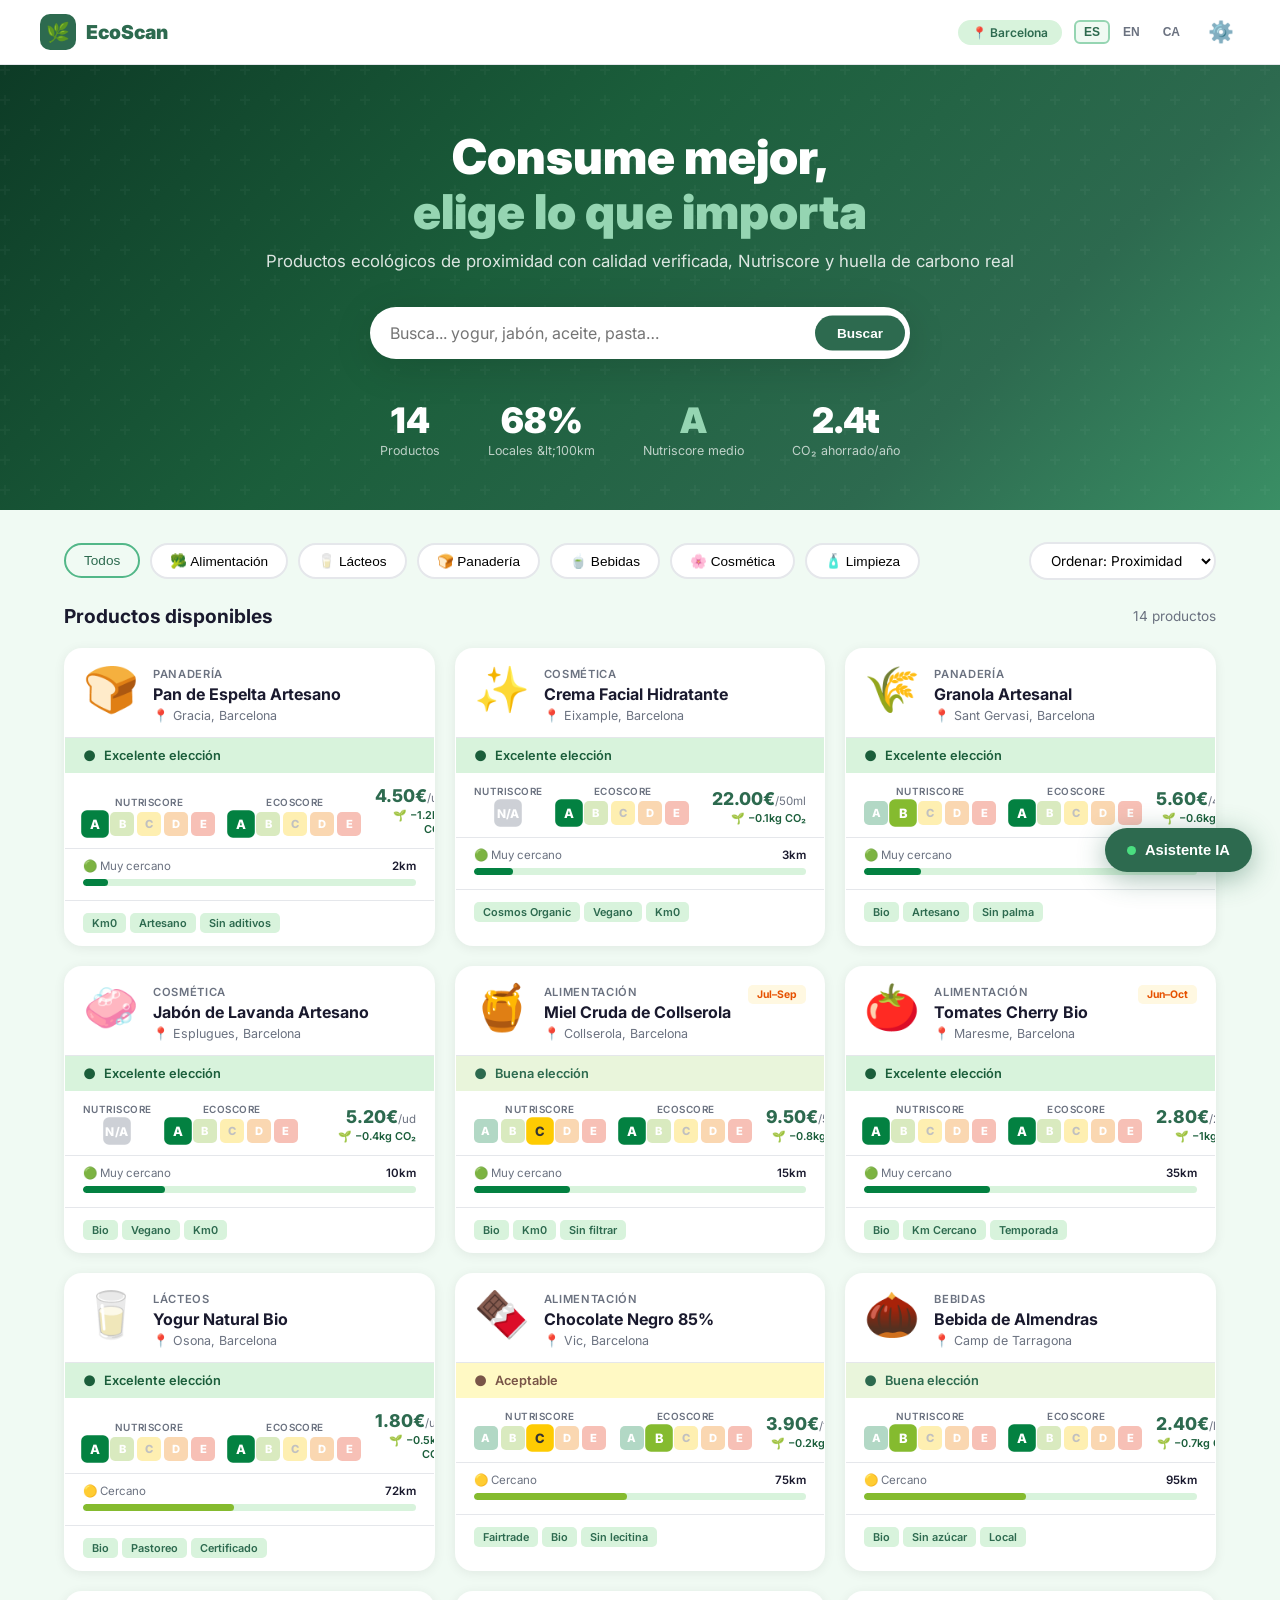
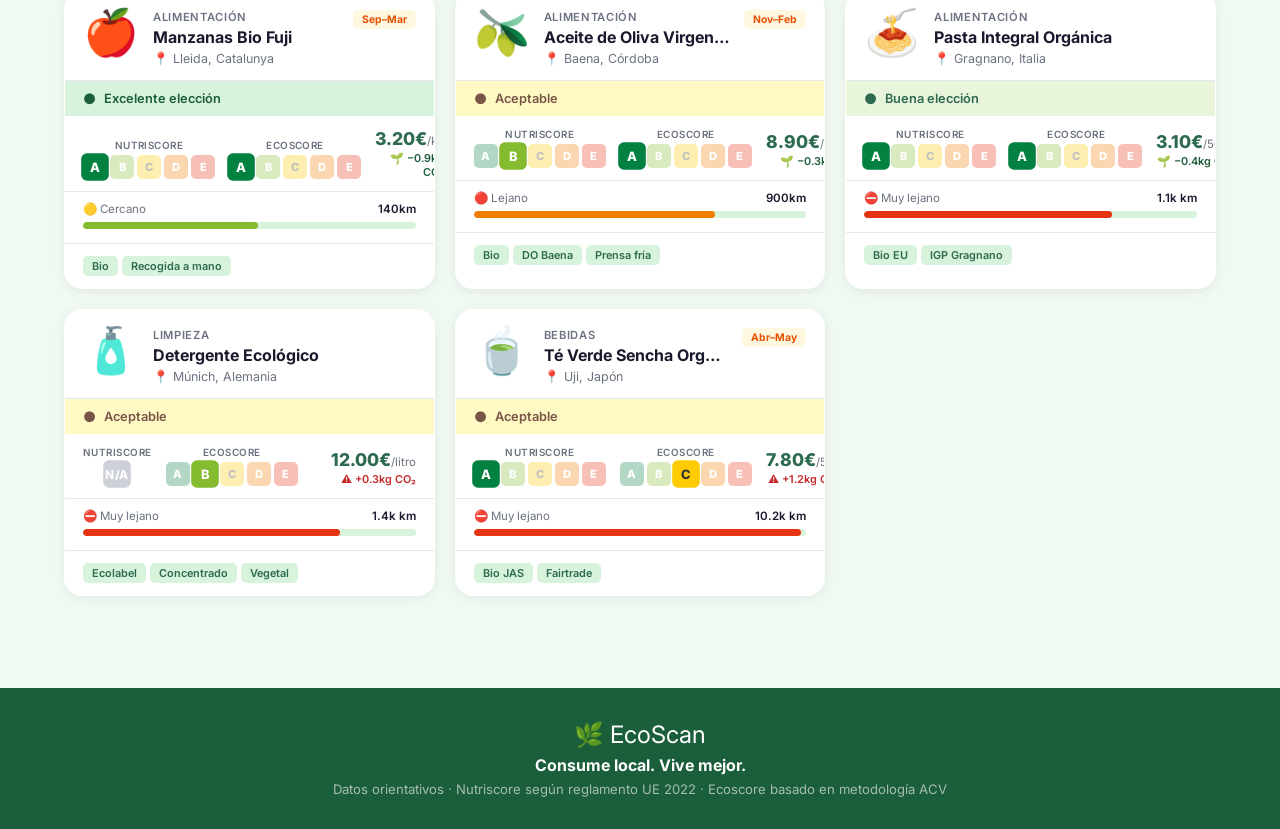
<file: index.html>
<!DOCTYPE html>
<html lang="es" id="html-root">

<head>
  <meta charset="UTF-8">
  <meta name="viewport" content="width=device-width, initial-scale=1.0">
  <title id="page-title">EcoScan — Productos Ecológicos de Proximidad</title>
  <link rel="preconnect" href="https://fonts.googleapis.com">
  <link href="https://fonts.googleapis.com/css2?family=Inter:wght@400;500;600;700;800;900&display=swap"
    rel="stylesheet">
  <style>
    *,
    *::before,
    *::after {
      box-sizing: border-box;
      margin: 0;
      padding: 0
    }

    :root {
      --g900: #1B5E3B;
      --g700: #2D6A4F;
      --g500: #52B788;
      --g300: #95D5B2;
      --g100: #D8F3DC;
      --g50: #F0FAF3;
      --sa: #038141;
      --sb: #85BB2F;
      --sc: #FECB02;
      --sd: #EF7D00;
      --se: #E63312;
      --bg: #F0FAF3;
      --card: #fff;
      --text: #1A1A2E;
      --muted: #6B7280;
      --border: #E5E7EB;
      --sh: 0 2px 12px rgba(0, 0, 0, .07);
      --shl: 0 8px 40px rgba(0, 0, 0, .13)
    }

    body {
      font-family: 'Inter', sans-serif;
      background: var(--bg);
      color: var(--text);
      min-height: 100vh
    }

    /* ── Header ─────────────────────────────────────────── */
    header {
      background: #fff;
      border-bottom: 1px solid var(--border);
      position: sticky;
      top: 0;
      z-index: 100;
      padding: 0 24px
    }

    .hinner {
      max-width: 1200px;
      margin: 0 auto;
      height: 64px;
      display: flex;
      align-items: center;
      justify-content: space-between
    }

    .logo {
      display: flex;
      align-items: center;
      gap: 10px;
      font-weight: 900;
      font-size: 1.2rem;
      color: var(--g700);
      text-decoration: none
    }

    .logo-box {
      width: 36px;
      height: 36px;
      background: var(--g700);
      border-radius: 10px;
      display: flex;
      align-items: center;
      justify-content: center;
      font-size: 19px
    }

    .loc-badge {
      background: var(--g100);
      color: var(--g700);
      padding: 5px 14px;
      border-radius: 20px;
      font-size: .75rem;
      font-weight: 600;
      display: flex;
      align-items: center;
      gap: 5px
    }

    .cfg-btn {
      background: none;
      border: none;
      cursor: pointer;
      font-size: 1.3rem;
      color: var(--muted);
      padding: 6px;
      border-radius: 8px;
      transition: .15s
    }

    .cfg-btn:hover {
      background: var(--g50);
      color: var(--g700)
    }

    .lang-sw {
      display: flex;
      gap: 3px;
      align-items: center
    }

    .lang-btn {
      background: none;
      border: 2px solid transparent;
      border-radius: 6px;
      cursor: pointer;
      font-size: .75rem;
      font-weight: 700;
      padding: 4px 8px;
      color: var(--muted);
      transition: .15s;
      line-height: 1
    }

    .lang-btn.active,
    .lang-btn:hover {
      border-color: var(--g300);
      background: var(--g50);
      color: var(--g700)
    }

    /* ── Hero ─────────────────────────────────────────────  */
    .hero {
      background: linear-gradient(135deg, #0d3b26 0%, var(--g900) 40%, var(--g700) 75%, #3a8f65 100%);
      color: #fff;
      padding: 64px 24px 52px;
      text-align: center;
      position: relative;
      overflow: hidden
    }

    .hero::before {
      content: '';
      position: absolute;
      inset: 0;
      background: url("data:image/svg+xml,%3Csvg width='60' height='60' viewBox='0 0 60 60' xmlns='http://www.w3.org/2000/svg'%3E%3Cg fill='none' fill-rule='evenodd'%3E%3Cg fill='%23ffffff' fill-opacity='0.03'%3E%3Cpath d='M36 34v-4h-2v4h-4v2h4v4h2v-4h4v-2h-4zm0-30V0h-2v4h-4v2h4v4h2V6h4V4h-4zM6 34v-4H4v4H0v2h4v4h2v-4h4v-2H6zM6 4V0H4v4H0v2h4v4h2V6h4V4H6z'/%3E%3C/g%3E%3C/g%3E%3C/svg%3E")
    }

    .hero h1 {
      font-size: clamp(1.8rem, 5vw, 3rem);
      font-weight: 900;
      margin-bottom: 12px;
      line-height: 1.15;
      position: relative
    }

    .hero h1 span {
      color: #95d5b2
    }

    .hero p {
      font-size: 1.05rem;
      opacity: .85;
      margin-bottom: 36px;
      position: relative
    }

    .search-wrap {
      max-width: 540px;
      margin: 0 auto;
      position: relative
    }

    .search-wrap input {
      width: 100%;
      padding: 16px 130px 16px 20px;
      border: none;
      border-radius: 50px;
      font-size: 1rem;
      font-family: 'Inter', sans-serif;
      box-shadow: var(--shl);
      outline: none
    }

    .search-btn {
      position: absolute;
      right: 5px;
      top: 50%;
      transform: translateY(-50%);
      background: var(--g700);
      color: #fff;
      border: none;
      border-radius: 50px;
      padding: 10px 22px;
      cursor: pointer;
      font-weight: 700;
      font-size: .85rem;
      transition: .2s
    }

    .search-btn:hover {
      background: var(--g900)
    }

    .hero-stats {
      display: flex;
      justify-content: center;
      gap: clamp(20px, 4vw, 48px);
      margin-top: 44px;
      flex-wrap: wrap;
      position: relative
    }

    .hstat {
      text-align: center
    }

    .hstat-v {
      font-size: clamp(1.6rem, 4vw, 2.2rem);
      font-weight: 900;
      line-height: 1
    }

    .hstat-l {
      font-size: .78rem;
      opacity: .7;
      margin-top: 4px
    }

    /* ── Filters ──────────────────────────────────────────  */
    .main {
      max-width: 1200px;
      margin: 0 auto;
      padding: 32px 24px
    }

    .filters {
      display: flex;
      flex-wrap: wrap;
      gap: 10px;
      margin-bottom: 24px;
      align-items: center
    }

    .chip {
      padding: 8px 18px;
      border-radius: 50px;
      border: 2px solid var(--border);
      background: #fff;
      cursor: pointer;
      font-size: .85rem;
      font-weight: 500;
      transition: .15s;
      white-space: nowrap
    }

    .chip:hover,
    .chip.on {
      border-color: var(--g500);
      background: var(--g50);
      color: var(--g700)
    }

    .sort {
      margin-left: auto;
      padding: 8px 16px;
      border-radius: 50px;
      border: 2px solid var(--border);
      background: #fff;
      font-family: 'Inter', sans-serif;
      font-size: .85rem;
      cursor: pointer;
      outline: none
    }

    .sh {
      display: flex;
      align-items: center;
      justify-content: space-between;
      margin-bottom: 20px
    }

    .sh h2 {
      font-size: 1.2rem;
      font-weight: 700
    }

    .sh-count {
      color: var(--muted);
      font-size: .85rem
    }

    /* ── Product grid ──────────────────────────────────────  */
    .grid {
      display: grid;
      grid-template-columns: repeat(auto-fill, minmax(300px, 1fr));
      gap: 20px
    }

    /* ── Product card ──────────────────────────────────────  */
    .card {
      background: #fff;
      border-radius: 18px;
      overflow: hidden;
      box-shadow: var(--sh);
      transition: transform .2s, box-shadow .2s;
      cursor: pointer;
      border: 1px solid transparent
    }

    .card:hover {
      transform: translateY(-5px);
      box-shadow: var(--shl);
      border-color: var(--g100)
    }

    .card-top {
      padding: 18px 18px 14px;
      display: flex;
      align-items: flex-start;
      gap: 14px;
      border-bottom: 1px solid var(--border)
    }

    .p-emoji {
      font-size: 2.8rem;
      line-height: 1;
      flex-shrink: 0
    }

    .p-meta {
      flex: 1;
      min-width: 0
    }

    .p-cat {
      font-size: .7rem;
      color: var(--muted);
      font-weight: 600;
      text-transform: uppercase;
      letter-spacing: .06em;
      margin-bottom: 3px
    }

    .p-name {
      font-size: 1rem;
      font-weight: 700;
      margin-bottom: 4px;
      white-space: nowrap;
      overflow: hidden;
      text-overflow: ellipsis
    }

    .p-origin {
      font-size: .78rem;
      color: var(--muted);
      display: flex;
      align-items: center;
      gap: 3px
    }

    .season {
      background: #FFF8E1;
      color: #E65100;
      padding: 3px 9px;
      border-radius: 5px;
      font-size: .65rem;
      font-weight: 700;
      flex-shrink: 0
    }

    /* ── Rating banner ───────────────────────────────────── */
    .rating-bar {
      padding: 9px 18px;
      display: flex;
      align-items: center;
      gap: 8px;
      font-size: .8rem;
      font-weight: 600
    }

    /* ── Scores row ──────────────────────────────────────── */
    .scores-row {
      padding: 12px 18px;
      display: flex;
      align-items: flex-end;
      gap: 14px;
      border-bottom: 1px solid var(--border)
    }

    .score-col {
      display: flex;
      flex-direction: column;
      align-items: center;
      gap: 4px
    }

    .score-label {
      font-size: .62rem;
      font-weight: 600;
      text-transform: uppercase;
      letter-spacing: .05em;
      color: var(--muted)
    }

    .ns-scale {
      display: flex;
      gap: 3px
    }

    .ns-l {
      width: 24px;
      height: 24px;
      border-radius: 5px;
      display: flex;
      align-items: center;
      justify-content: center;
      font-size: .7rem;
      font-weight: 800;
      color: #fff;
      opacity: .3;
      transition: .2s
    }

    .ns-l.active {
      opacity: 1;
      transform: scale(1.15)
    }

    .ns-l.na {
      opacity: .5;
      font-size: .65rem
    }

    .nl-a {
      background: var(--sa)
    }

    .nl-b {
      background: var(--sb)
    }

    .nl-c {
      background: var(--sc);
      color: #333 !important
    }

    .nl-d {
      background: var(--sd)
    }

    .nl-e {
      background: var(--se)
    }

    .nl-x {
      background: #9CA3AF
    }

    .price-col {
      margin-left: auto;
      text-align: right
    }

    .price-val {
      font-weight: 800;
      font-size: 1.1rem;
      color: var(--g700)
    }

    .price-unit {
      font-size: .72rem;
      color: var(--muted);
      font-weight: 400
    }

    .co2-tag {
      font-size: .68rem;
      font-weight: 600;
      margin-top: 2px
    }

    /* ── Distance bar ────────────────────────────────────── */
    .dist-section {
      padding: 10px 18px 14px
    }

    .dist-header {
      display: flex;
      justify-content: space-between;
      font-size: .72rem;
      color: var(--muted);
      margin-bottom: 6px
    }

    .dist-header strong {
      font-weight: 600;
      color: var(--text)
    }

    .dist-bar {
      height: 7px;
      background: var(--g100);
      border-radius: 4px;
      overflow: hidden
    }

    .dist-fill {
      height: 100%;
      border-radius: 4px
    }

    /* ── Certs ───────────────────────────────────────────── */
    .card-foot {
      padding: 12px 18px;
      border-top: 1px solid var(--border);
      display: flex;
      gap: 4px;
      flex-wrap: wrap
    }

    .cert {
      background: var(--g100);
      color: var(--g700);
      padding: 3px 9px;
      border-radius: 5px;
      font-size: .68rem;
      font-weight: 600
    }

    /* ── Chat FAB ────────────────────────────────────────── */
    .fab {
      position: fixed;
      bottom: 28px;
      right: 28px;
      background: var(--g700);
      color: #fff;
      border: none;
      border-radius: 50px;
      padding: 14px 22px;
      font-size: .92rem;
      font-weight: 700;
      cursor: pointer;
      box-shadow: 0 6px 28px rgba(45, 106, 79, .45);
      display: flex;
      align-items: center;
      gap: 9px;
      z-index: 200;
      transition: .2s
    }

    .fab:hover {
      background: var(--g900);
      transform: scale(1.04)
    }

    .fab-dot {
      width: 9px;
      height: 9px;
      background: #4ade80;
      border-radius: 50%;
      animation: pulse 2s infinite
    }

    @keyframes pulse {

      0%,
      100% {
        opacity: 1;
        transform: scale(1)
      }

      50% {
        opacity: .5;
        transform: scale(.8)
      }
    }

    /* ── Chat panel ──────────────────────────────────────── */
    .chat {
      position: fixed;
      bottom: 88px;
      right: 28px;
      width: 380px;
      max-width: calc(100vw - 40px);
      background: #fff;
      border-radius: 22px;
      box-shadow: var(--shl);
      z-index: 200;
      display: none;
      flex-direction: column;
      max-height: 580px;
      overflow: hidden
    }

    .chat.open {
      display: flex
    }

    .chat-head {
      padding: 16px 18px;
      background: var(--g700);
      color: #fff;
      display: flex;
      align-items: center;
      gap: 12px
    }

    .chat-head-txt h3 {
      font-size: .9rem;
      font-weight: 700
    }

    .chat-head-txt p {
      font-size: .72rem;
      opacity: .75
    }

    .chat-close {
      margin-left: auto;
      background: rgba(255, 255, 255, .15);
      border: none;
      color: #fff;
      width: 28px;
      height: 28px;
      border-radius: 50%;
      cursor: pointer;
      font-size: 1rem;
      display: flex;
      align-items: center;
      justify-content: center
    }

    .chat-msgs {
      flex: 1;
      overflow-y: auto;
      padding: 14px;
      display: flex;
      flex-direction: column;
      gap: 10px
    }

    .msg {
      max-width: 88%;
      padding: 10px 14px;
      border-radius: 16px;
      font-size: .84rem;
      line-height: 1.45
    }

    .msg.bot {
      background: var(--g50);
      border: 1px solid var(--g100);
      align-self: flex-start;
      border-bottom-left-radius: 4px
    }

    .msg.user {
      background: var(--g700);
      color: #fff;
      align-self: flex-end;
      border-bottom-right-radius: 4px
    }

    .chat-inp {
      padding: 12px 14px;
      border-top: 1px solid var(--border);
      display: flex;
      gap: 8px
    }

    .chat-inp input {
      flex: 1;
      padding: 10px 14px;
      border: 2px solid var(--border);
      border-radius: 50px;
      font-family: 'Inter', sans-serif;
      font-size: .84rem;
      outline: none;
      transition: .15s
    }

    .chat-inp input:focus {
      border-color: var(--g500)
    }

    .send-btn {
      background: var(--g700);
      color: #fff;
      border: none;
      border-radius: 50%;
      width: 40px;
      height: 40px;
      cursor: pointer;
      font-size: 1.1rem;
      flex-shrink: 0;
      transition: .15s
    }

    .send-btn:hover {
      background: var(--g900)
    }

    .typing {
      display: flex;
      gap: 5px;
      padding: 10px 14px;
      background: var(--g50);
      border-radius: 16px;
      border-bottom-left-radius: 4px;
      align-self: flex-start
    }

    .td {
      width: 8px;
      height: 8px;
      background: var(--g500);
      border-radius: 50%;
      animation: bounce 1.2s infinite
    }

    .td:nth-child(2) {
      animation-delay: .2s
    }

    .td:nth-child(3) {
      animation-delay: .4s
    }

    @keyframes bounce {

      0%,
      60%,
      100% {
        transform: translateY(0);
        opacity: .5
      }

      30% {
        transform: translateY(-7px);
        opacity: 1
      }
    }

    /* ── API Key modal ───────────────────────────────────── */
    .overlay {
      display: none;
      position: fixed;
      inset: 0;
      background: rgba(0, 0, 0, .5);
      z-index: 300;
      align-items: center;
      justify-content: center;
      padding: 20px
    }

    .overlay.open {
      display: flex
    }

    .modal {
      background: #fff;
      border-radius: 22px;
      padding: 32px;
      max-width: 460px;
      width: 100%;
      box-shadow: var(--shl)
    }

    .modal h2 {
      font-size: 1.15rem;
      font-weight: 800;
      margin-bottom: 8px
    }

    .modal p {
      color: var(--muted);
      font-size: .85rem;
      line-height: 1.5;
      margin-bottom: 20px
    }

    .modal input {
      width: 100%;
      padding: 12px 16px;
      border: 2px solid var(--border);
      border-radius: 12px;
      font-family: 'Inter', sans-serif;
      font-size: .9rem;
      margin-bottom: 16px;
      outline: none;
      transition: .15s
    }

    .modal input:focus {
      border-color: var(--g500)
    }

    .mbtn-row {
      display: flex;
      gap: 10px
    }

    .btn-p {
      flex: 1;
      background: var(--g700);
      color: #fff;
      border: none;
      padding: 12px;
      border-radius: 12px;
      font-family: 'Inter', sans-serif;
      font-size: .9rem;
      font-weight: 700;
      cursor: pointer;
      transition: .15s
    }

    .btn-p:hover {
      background: var(--g900)
    }

    .btn-s {
      flex: 1;
      background: var(--g50);
      color: var(--g700);
      border: 2px solid var(--g300);
      padding: 12px;
      border-radius: 12px;
      font-family: 'Inter', sans-serif;
      font-size: .9rem;
      font-weight: 600;
      cursor: pointer
    }

    /* ── Footer ──────────────────────────────────────────── */
    footer {
      background: var(--g900);
      color: #fff;
      padding: 32px 24px;
      text-align: center;
      margin-top: 60px
    }

    footer p {
      opacity: .6;
      font-size: .82rem;
      margin-top: 6px
    }

    .no-r {
      text-align: center;
      padding: 60px;
      color: var(--muted);
      grid-column: 1/-1
    }

    .no-r-i {
      font-size: 3rem;
      margin-bottom: 12px
    }

    @media(max-width:600px) {
      header { padding: 0 12px }
      .hinner { height: 52px }
      .logo { font-size: 1rem; gap: 7px }
      .logo-box { width: 30px; height: 30px; font-size: 15px }
      .loc-badge { font-size: .68rem; padding: 4px 10px }
      .lang-btn { font-size: .68rem; padding: 3px 6px }
      .hero { padding: 28px 16px 24px }
      .hero h1 { font-size: 1.7rem }
      .hero p { font-size: .9rem; margin-bottom: 20px }
      .search-wrap { max-width: 100% }
      .search-wrap input { padding: 13px 96px 13px 16px; font-size: .9rem }
      .search-btn { font-size: .78rem; padding: 8px 14px }
      .hstat-v { font-size: 1.5rem }
      .hero-stats { gap: 14px; margin-top: 22px }
      .main { padding: 20px 12px }
      .filters { flex-wrap: nowrap; overflow-x: auto; padding-bottom: 6px; -webkit-overflow-scrolling: touch; scrollbar-width: none }
      .filters::-webkit-scrollbar { display: none }
      .chip { flex-shrink: 0 }
      .sort { flex-shrink: 0; margin-left: 8px }
      .grid { grid-template-columns: 1fr }
      .fab { padding: 12px 18px; font-size: .85rem; bottom: 16px; right: 16px }
      .chat { position: fixed; inset: 0; width: 100%; max-width: 100%; border-radius: 0; max-height: 100dvh }
    }
  </style>
</head>

<body>

  <header>
    <div class="hinner">
      <a class="logo" href="#">
        <div class="logo-box">🌿</div>
        EcoScan
      </a>
      <div style="display:flex;align-items:center;gap:12px">
        <span class="loc-badge" id="locBadge" title="Click to use your location" style="cursor:pointer">📍 Barcelona</span>
        <div class="lang-sw">
          <button class="lang-btn active" id="btn-es" onclick="changeLang('es')">ES</button>
          <button class="lang-btn" id="btn-en" onclick="changeLang('en')">EN</button>
          <button class="lang-btn" id="btn-ca" onclick="changeLang('ca')">CA</button>
        </div>
        <button class="cfg-btn" onclick="openModal()" title="IA">&#9881;&#65039;</button>
      </div>
    </div>
  </header>

  <section class="hero">
    <h1>Consume mejor,<br><span data-i18n="hero_h1_span">elige lo que importa</span></h1>
    <p data-i18n="hero_p">Productos ecológicos de proximidad con calidad verificada, Nutriscore y huella de carbono real
    </p>
    <div class="search-wrap">
      <input type="text" id="searchInput" data-i18n-ph="search_placeholder"
        placeholder="Busca... yogur, jabón, aceite, pasta…" oninput="refresh()">
      <button class="search-btn" onclick="refresh()" data-i18n="search_btn">Buscar</button>
    </div>
    <div class="hero-stats">
      <div class="hstat">
        <div class="hstat-v" id="statN">14</div>
        <div class="hstat-l" data-i18n="stat_products">Productos</div>
      </div>
      <div class="hstat">
        <div class="hstat-v">68%</div>
        <div class="hstat-l" data-i18n="stat_local">Locales &lt;100km</div>
      </div>
      <div class="hstat">
        <div class="hstat-v" style="color:#95d5b2">A</div>
        <div class="hstat-l" data-i18n="stat_nutriscore">Nutriscore medio</div>
      </div>
      <div class="hstat">
        <div class="hstat-v">2.4t</div>
        <div class="hstat-l" data-i18n="stat_co2">CO₂ ahorrado/año</div>
      </div>
    </div>
  </section>

  <main class="main">
    <div class="filters">
      <button class="chip on" data-cat="all" onclick="setCat('all',this)" data-i18n="cat_all">Todos</button>
      <button class="chip" data-cat="Alimentación" onclick="setCat('Alimentación',this)" data-i18n="cat_food">🥦
        Alimentación</button>
      <button class="chip" data-cat="Lácteos" onclick="setCat('Lácteos',this)" data-i18n="cat_dairy">🥛 Lácteos</button>
      <button class="chip" data-cat="Panadería" onclick="setCat('Panadería',this)" data-i18n="cat_bakery">🍞
        Panadería</button>
      <button class="chip" data-cat="Bebidas" onclick="setCat('Bebidas',this)" data-i18n="cat_drinks">🍵
        Bebidas</button>
      <button class="chip" data-cat="Cosmética" onclick="setCat('Cosmética',this)" data-i18n="cat_cosmetics">🌸
        Cosmética</button>
      <button class="chip" data-cat="Limpieza" onclick="setCat('Limpieza',this)" data-i18n="cat_cleaning">🧴
        Limpieza</button>
      <select class="sort" id="sortSelect" onchange="setSort(this.value)">
        <option value="distance" data-i18n="sort_proximity">Ordenar: Proximidad</option>
        <option value="nutriscore" data-i18n="sort_nutriscore">Nutriscore</option>
        <option value="ecoscore" data-i18n="sort_ecoscore">Ecoscore</option>
        <option value="price" data-i18n="sort_price">Precio</option>
      </select>
    </div>
    <div class="sh">
      <h2 data-i18n="products_available">Productos disponibles</h2>
      <span class="sh-count" id="cnt">14 productos</span>
    </div>
    <div class="grid" id="grid"></div>
  </main>

  <button class="fab" onclick="toggleChat()">
    <div class="fab-dot"></div>
    <span data-i18n="ai_assistant">Asistente IA</span>
  </button>

  <div class="chat" id="chatPanel">
    <div class="chat-head">
      <span style="font-size:1.6rem">🌿</span>
      <div class="chat-head-txt">
        <h3 data-i18n="chat_title">EcoAdvisor IA</h3>
        <p data-i18n="chat_subtitle">Asistente inteligente · Gemini AI</p>
      </div>
      <button class="chat-close" onclick="toggleChat()">✕</button>
    </div>
    <div class="chat-msgs" id="chatMsgs"></div>
    <div class="chat-inp">
      <input type="text" id="chatIn" data-i18n-ph="chat_placeholder" placeholder="Pregunta sobre productos…"
        onkeydown="if(event.key==='Enter')send()">
      <button class="send-btn" onclick="send()">➤</button>
    </div>
  </div>

  <div class="overlay" id="apiOverlay">
    <div class="modal">
      <h2 data-i18n="modal_title">🤖 EcoAdvisor · Gemini AI</h2>
      <p data-i18n-html="modal_text">El asistente usa <strong>Google Gemini 2.0 Flash</strong> para respuestas
        inteligentes sobre productos ecológicos, Nutriscore, proximidad y huella de carbono.<br><br>✅ IA activa y lista
        para usar.</p>
      <div class="mbtn-row">
        <button class="btn-p" onclick="closeModal()" data-i18n="modal_ok">Entendido</button>
      </div>
    </div>
  </div>

  <footer>
    <div style="font-size:1.5rem;margin-bottom:6px">🌿 EcoScan</div>
    <strong data-i18n="footer_tagline">Consume local. Vive mejor.</strong>
    <p data-i18n="footer_data">Datos orientativos · Nutriscore según reglamento UE 2022 · Ecoscore basado en metodología
      ACV</p>
  </footer>

  <script>
    // ────────────────────────────────────────────────────────────────
    //  I18N
    // ────────────────────────────────────────────────────────────────
    const TRANSLATIONS = {
      es: {
        title: 'EcoScan \u2014 Productos Ecol\u00f3gicos de Proximidad',
        hero_h1_span: 'elige lo que importa',
        hero_p: 'Productos ecol\u00f3gicos de proximidad con calidad verificada, Nutriscore y huella de carbono real',
        search_placeholder: 'Busca... yogur, jab\u00f3n, aceite, pasta\u2026', search_btn: 'Buscar',
        stat_products: 'Productos', stat_local: 'Locales &lt;100km', stat_nutriscore: 'Nutriscore medio', stat_co2: 'CO\u2082 ahorrado/a\u00f1o',
        cat_all: 'Todos', cat_food: '\ud83e\udd66 Alimentaci\u00f3n', cat_dairy: '\ud83e\udd5b L\u00e1cteos', cat_bakery: '\ud83c\udf5e Panader\u00eda',
        cat_drinks: '\ud83c\udf75 Bebidas', cat_cosmetics: '\ud83c\udf38 Cosm\u00e9tica', cat_cleaning: '\ud83e\uddf4 Limpieza',
        sort_proximity: 'Ordenar: Proximidad', sort_nutriscore: 'Nutriscore', sort_ecoscore: 'Ecoscore', sort_price: 'Precio',
        products_available: 'Productos disponibles',
        ai_assistant: 'Asistente IA', chat_title: 'EcoAdvisor IA', chat_subtitle: 'Asistente inteligente \u00b7 Gemini AI',
        chat_placeholder: 'Pregunta sobre productos\u2026',
        rating_excellent: 'Excelente elecci\u00f3n', rating_good: 'Buena elecci\u00f3n', rating_acceptable: 'Aceptable', rating_consider: 'Considera alternativas',
        dist_very_close: '\ud83d\udfe2 Muy cercano', dist_close: '\ud83d\udfe1 Cercano', dist_medium: '\ud83d\udfe0 Distancia media', dist_far: '\ud83d\udd34 Lejano', dist_very_far: '\u26d4 Muy lejano',
        label_nutriscore: 'Nutriscore', label_ecoscore: 'Ecoscore',
        no_results: 'Sin resultados', product_singular: 'producto', product_plural: 'productos',
        modal_title: '\ud83e\udd16 EcoAdvisor \u00b7 Gemini AI',
        modal_text: 'El asistente usa <strong>Google Gemini 2.0 Flash</strong> para respuestas inteligentes sobre productos ecol\u00f3gicos, Nutriscore, proximidad y huella de carbono.<br><br>\u2705 IA activa y lista para usar.',
        modal_ok: 'Entendido',
        footer_tagline: 'Consume local. Vive mejor.',
        footer_data: 'Datos orientativos \u00b7 Nutriscore seg\u00fan reglamento UE 2022 \u00b7 Ecoscore basado en metodolog\u00eda ACV',
        chat_init: '\u00a1Hola! \ud83d\udc4b Soy **EcoAdvisor**, tu asistente de productos ecol\u00f3gicos, impulsado por **Gemini AI**.\n\nPuedo ayudarte con:\n\u2022 \ud83c\udfc6 Mejores productos por Nutriscore o Ecoscore\n\u2022 \ud83d\udccd Opciones locales (Km0)\n\u2022 \ud83c\udf0d Impacto de CO\u2082\n\u2022 \ud83e\udd57 Recomendaciones personalizadas\n\n\u00bfEn qu\u00e9 puedo ayudarte?',
        fb_top: 'Top recomendaciones', fb_top_sub: 'local + Ecoscore A', fb_top_footer: 'Todos bajo 100km con m\u00e1xima puntuaci\u00f3n ecol\u00f3gica.',
        fb_near: 'M\u00e1s cercanos a ti', fb_near_sub: 'menos de 30km', fb_near_footer: '\u00a1El consumo local reduce el CO\u2082 hasta un 80%! \ud83c\udf31',
        fb_nutri: 'Mejor Nutriscore (A)', fb_nutri_footer: 'Nutriscore A = perfil nutricional \u00f3ptimo.',
        fb_co2: 'Impacto de CO\u2082', fb_co2_best: 'Mejor', fb_co2_worst: 'Peor', fb_co2_footer: 'El transporte es el factor cr\u00edtico. \u00a1Elige local!',
        fb_saves: 'ahorra', fb_adds: 'suma',
        fb_breakfast: 'Desayuno ecol\u00f3gico perfecto', fb_breakfast_footer: 'Todo de proximidad, sin aditivos. \u00a1100% local! \ud83c\udf31',
        fb_cosm: 'Cosm\u00e9tica ecol\u00f3gica local', fb_cosm_footer: 'Ambos son de Barcelona, con certificaciones bio y sin qu\u00edmicos agresivos.',
        fb_price: 'Mejor relaci\u00f3n calidad-precio', fb_price_footer: 'Todos con alta calidad nutricional o ecol\u00f3gica.',
        fb_help: '\ud83e\udd14 Puedo ayudarte con:\n\n\u2022 **Proximidad** \u2014 \u00bfqu\u00e9 tengo cerca?\n\u2022 **Salud** \u2014 mejor Nutriscore\n\u2022 **Planeta** \u2014 menor CO\u2082\n\u2022 **Desayuno / cosm\u00e9tica / limpieza**\n\u2022 **Precio** \u2014 mejor relaci\u00f3n calidad-precio',
        fb_did_you_know: 'sab\u00edas que el', fb_distance_away: 'est\u00e1 a solo', fb_away: 'km?', fb_ask: '\u00bfQu\u00e9 aspecto te importa m\u00e1s?'
      },
      en: {
        title: 'EcoScan \u2014 Ecological Proximity Products',
        hero_h1_span: 'choose what matters',
        hero_p: 'Ecological proximity products with verified quality, Nutriscore and real carbon footprint',
        search_placeholder: 'Search... yogurt, soap, oil, pasta\u2026', search_btn: 'Search',
        stat_products: 'Products', stat_local: 'Local &lt;100km', stat_nutriscore: 'Avg Nutriscore', stat_co2: 'CO\u2082 saved/year',
        cat_all: 'All', cat_food: '\ud83e\udd66 Food', cat_dairy: '\ud83e\udd5b Dairy', cat_bakery: '\ud83c\udf5e Bakery',
        cat_drinks: '\ud83c\udf75 Drinks', cat_cosmetics: '\ud83c\udf38 Cosmetics', cat_cleaning: '\ud83e\uddf4 Cleaning',
        sort_proximity: 'Sort: Proximity', sort_nutriscore: 'Nutriscore', sort_ecoscore: 'Ecoscore', sort_price: 'Price',
        products_available: 'Available products',
        ai_assistant: 'AI Assistant', chat_title: 'EcoAdvisor AI', chat_subtitle: 'Smart assistant \u00b7 Gemini AI',
        chat_placeholder: 'Ask about products\u2026',
        rating_excellent: 'Excellent choice', rating_good: 'Good choice', rating_acceptable: 'Acceptable', rating_consider: 'Consider alternatives',
        dist_very_close: '\ud83d\udfe2 Very close', dist_close: '\ud83d\udfe1 Close', dist_medium: '\ud83d\udfe0 Medium distance', dist_far: '\ud83d\udd34 Far', dist_very_far: '\u26d4 Very far',
        label_nutriscore: 'Nutriscore', label_ecoscore: 'Ecoscore',
        no_results: 'No results', product_singular: 'product', product_plural: 'products',
        modal_title: '\ud83e\udd16 EcoAdvisor \u00b7 Gemini AI',
        modal_text: 'The assistant uses <strong>Google Gemini 2.0 Flash</strong> for smart responses about ecological products, Nutriscore, proximity and carbon footprint.<br><br>\u2705 AI active and ready to use.',
        modal_ok: 'Got it',
        footer_tagline: 'Buy local. Live better.',
        footer_data: 'Indicative data \u00b7 Nutriscore per EU regulation 2022 \u00b7 Ecoscore based on LCA methodology',
        chat_init: 'Hi! \ud83d\udc4b I\u2019m **EcoAdvisor**, your ecological products assistant, powered by **Gemini AI**.\n\nI can help you with:\n\u2022 \ud83c\udfc6 Best products by Nutriscore or Ecoscore\n\u2022 \ud83d\udccd Local options (Km0)\n\u2022 \ud83c\udf0d CO\u2082 impact\n\u2022 \ud83e\udd57 Personalised recommendations\n\nHow can I help?',
        fb_top: 'Top recommendations', fb_top_sub: 'local + Ecoscore A', fb_top_footer: 'All under 100km with top ecological score.',
        fb_near: 'Nearest to you', fb_near_sub: 'less than 30km', fb_near_footer: 'Local consumption cuts CO\u2082 by up to 80%! \ud83c\udf31',
        fb_nutri: 'Best Nutriscore (A)', fb_nutri_footer: 'Nutriscore A = optimal nutritional profile.',
        fb_co2: 'CO\u2082 Impact', fb_co2_best: 'Best', fb_co2_worst: 'Worst', fb_co2_footer: 'Transport is the critical factor. Choose local!',
        fb_saves: 'saves', fb_adds: 'adds',
        fb_breakfast: 'Perfect ecological breakfast', fb_breakfast_footer: 'All local, no additives. 100% local! \ud83c\udf31',
        fb_cosm: 'Local ecological cosmetics', fb_cosm_footer: 'Both from Barcelona, bio certifications and no harsh chemicals.',
        fb_price: 'Best value for money', fb_price_footer: 'All with high nutritional or ecological quality.',
        fb_help: '\ud83e\udd14 I can help you with:\n\n\u2022 **Proximity** \u2014 what\u2019s near me?\n\u2022 **Health** \u2014 best Nutriscore\n\u2022 **Planet** \u2014 lowest CO\u2082\n\u2022 **Breakfast / cosmetics / cleaning**\n\u2022 **Price** \u2014 best value',
        fb_did_you_know: 'did you know that', fb_distance_away: 'is only', fb_away: 'km away?', fb_ask: 'What aspect matters most to you?'
      },
      ca: {
        title: 'EcoScan \u2014 Productes Ecol\u00f2gics de Proximitat',
        hero_h1_span: 'tria el que importa',
        hero_p: 'Productes ecol\u00f2gics de proximitat amb qualitat verificada, Nutriscore i petjada de carboni real',
        search_placeholder: 'Cerca... iogurt, sab\u00f3, oli, pasta\u2026', search_btn: 'Cercar',
        stat_products: 'Productes', stat_local: 'Locals &lt;100km', stat_nutriscore: 'Nutriscore mitj\u00e0', stat_co2: 'CO\u2082 estalviat/any',
        cat_all: 'Tots', cat_food: '\ud83e\udd66 Alimentaci\u00f3', cat_dairy: '\ud83e\udd5b L\u00e0ctics', cat_bakery: '\ud83c\udf5e Fleca',
        cat_drinks: '\ud83c\udf75 Begudes', cat_cosmetics: '\ud83c\udf38 Cosm\u00e8tica', cat_cleaning: '\ud83e\uddf4 Neteja',
        sort_proximity: 'Ordenar: Proximitat', sort_nutriscore: 'Nutriscore', sort_ecoscore: 'Ecoscore', sort_price: 'Preu',
        products_available: 'Productes disponibles',
        ai_assistant: 'Assistent IA', chat_title: 'EcoAdvisor IA', chat_subtitle: 'Assistent intel\u00b7ligent \u00b7 Gemini AI',
        chat_placeholder: 'Pregunta sobre productes\u2026',
        rating_excellent: 'Excel\u00b7lent elecci\u00f3', rating_good: 'Bona elecci\u00f3', rating_acceptable: 'Acceptable', rating_consider: 'Considera alternatives',
        dist_very_close: '\ud83d\udfe2 Molt proper', dist_close: '\ud83d\udfe1 Proper', dist_medium: '\ud83d\udfe0 Dist\u00e0ncia mitjana', dist_far: '\ud83d\udd34 Llunya\u00e0', dist_very_far: '\u26d4 Molt llunya\u00e0',
        label_nutriscore: 'Nutriscore', label_ecoscore: 'Ecoscore',
        no_results: 'Sense resultats', product_singular: 'producte', product_plural: 'productes',
        modal_title: '\ud83e\udd16 EcoAdvisor \u00b7 Gemini AI',
        modal_text: 'L\u2019assistent fa servir <strong>Google Gemini 2.0 Flash</strong> per a respostes intel\u00b7ligents sobre productes ecol\u00f2gics, Nutriscore, proximitat i petjada de carboni.<br><br>\u2705 IA activa i llesta per usar.',
        modal_ok: 'Ent\u00e8s',
        footer_tagline: 'Consumeix local. Viu millor.',
        footer_data: 'Dades orientatives \u00b7 Nutriscore segons reglament UE 2022 \u00b7 Ecoscore basat en metodologia ACV',
        chat_init: 'Hola! \ud83d\udc4b S\u00f3c **EcoAdvisor**, el teu assistent de productes ecol\u00f2gics, impulsat per **Gemini AI**.\n\nPuc ajudar-te amb:\n\u2022 \ud83c\udfc6 Millors productes per Nutriscore o Ecoscore\n\u2022 \ud83d\udccd Opcions locals (Km0)\n\u2022 \ud83c\udf0d Impacte de CO\u2082\n\u2022 \ud83e\udd57 Recomanacions personalitzades\n\nEn qu\u00e8 et puc ajudar?',
        fb_top: 'Top recomanacions', fb_top_sub: 'local + Ecoscore A', fb_top_footer: 'Tots per sota de 100km amb la m\u00e0xima puntuaci\u00f3 ecol\u00f2gica.',
        fb_near: 'M\u00e9s propers a tu', fb_near_sub: 'menys de 30km', fb_near_footer: 'El consum local redueix el CO\u2082 fins un 80%! \ud83c\udf31',
        fb_nutri: 'Millor Nutriscore (A)', fb_nutri_footer: 'Nutriscore A = perfil nutricional \u00f2ptim.',
        fb_co2: 'Impacte de CO\u2082', fb_co2_best: 'Millor', fb_co2_worst: 'Pitjor', fb_co2_footer: 'El transport \u00e9s el factor cr\u00edtic. Tria local!',
        fb_saves: 'estalvia', fb_adds: 'afegeix',
        fb_breakfast: 'Esmorzar ecol\u00f2gic perfecte', fb_breakfast_footer: 'Tot de proximitat, sense additius. 100% local! \ud83c\udf31',
        fb_cosm: 'Cosm\u00e8tica ecol\u00f2gica local', fb_cosm_footer: 'Tots dos s\u00f3n de Barcelona, amb certificacions bio i sense qu\u00edmics agreusius.',
        fb_price: 'Millor relaci\u00f3 qualitat-preu', fb_price_footer: 'Tots amb alta qualitat nutricional o ecol\u00f2gica.',
        fb_help: '\ud83e\udd14 Puc ajudar-te amb:\n\n\u2022 **Proximitat** \u2014 qu\u00e8 tinc a prop?\n\u2022 **Salut** \u2014 millor Nutriscore\n\u2022 **Planeta** \u2014 menys CO\u2082\n\u2022 **Esmorzar / cosm\u00e8tica / neteja**\n\u2022 **Preu** \u2014 millor relaci\u00f3 qualitat-preu',
        fb_did_you_know: 'sabies que el', fb_distance_away: 'nom\u00e9s est\u00e0 a', fb_away: 'km?', fb_ask: 'Quin aspecte t\u2019importa m\u00e9s?'
      }
    };

    let lang = localStorage.getItem('ecoscan_lang') || 'es';

    function t(key) { return (TRANSLATIONS[lang] || TRANSLATIONS.es)[key] || key; }

    function applyLang(l) {
      lang = l;
      localStorage.setItem('ecoscan_lang', l);
      document.getElementById('html-root').lang = l;
      document.getElementById('page-title').textContent = t('title');
      document.querySelectorAll('[data-i18n]').forEach(el => { el.textContent = t(el.getAttribute('data-i18n')); });
      document.querySelectorAll('[data-i18n-html]').forEach(el => { el.innerHTML = t(el.getAttribute('data-i18n-html')); });
      document.querySelectorAll('[data-i18n-ph]').forEach(el => { el.placeholder = t(el.getAttribute('data-i18n-ph')); });
      document.querySelectorAll('#sortSelect option[data-i18n]').forEach(el => { el.textContent = t(el.getAttribute('data-i18n')); });
      ['es', 'en', 'ca'].forEach(code => {
        const btn = document.getElementById('btn-' + code);
        if (btn) btn.classList.toggle('active', code === l);
      });
      refresh();
    }

    function changeLang(l) { applyLang(l); }

    // ────────────────────────────────────────────────────────────────
    //  DATA
    // ────────────────────────────────────────────────────────────────
    const P = [
      {
        id: 1, name: "Manzanas Bio Fuji", name_en: "Bio Fuji Apples", name_ca: "Pomes Bio Fuji",
        cat: "Alimentación", origin: "Lleida, Catalunya", km: 140, lat: 41.6176, lon: 0.6200,
        price: 3.20, unit: "kg", ns: "A", es: "A",
        certs: ["Bio", "Recogida a mano"], certs_en: ["Bio", "Hand-picked"], certs_ca: ["Bio", "Collida a mà"],
        emoji: "🍎", season: "Sep–Mar", yearRound: false, co2: 0.9,
        desc: "Cultivadas sin pesticidas en la huerta leridana. Transporte en furgoneta eléctrica.",
        desc_en: "Grown without pesticides in Lleida's orchards. Transported by electric van.",
        desc_ca: "Cultivades sense pesticides a l'horta lleidatana. Transport en furgoneta elèctrica.",
        bens: ["Alto en fibra", "Sin pesticidas", "Recogida esta semana"],
        bens_en: ["High in fibre", "Pesticide-free", "Harvested this week"],
        bens_ca: ["Alt en fibra", "Sense pesticides", "Collita d'aquesta setmana"]
      },
      {
        id: 2, name: "Pan de Espelta Artesano", name_en: "Artisan Spelt Bread", name_ca: "Pa d'Espelta Artesà",
        cat: "Panadería", origin: "Gracia, Barcelona", km: 2, lat: 41.4033, lon: 2.1563,
        price: 4.50, unit: "ud", ns: "A", es: "A",
        certs: ["Km0", "Artesano", "Sin aditivos"], certs_en: ["Km0", "Artisan", "No additives"], certs_ca: ["Km0", "Artesà", "Sense additius"],
        emoji: "🍞", season: "Todo el año", yearRound: true, co2: 1.2,
        desc: "Elaborado a diario con espelta ecológica, fermentación de 18h y cocción en horno de piedra.",
        desc_en: "Made daily with organic spelt, 18h fermentation and stone oven baking.",
        desc_ca: "Elaborat diàriament amb espelta ecològica, fermentació de 18h i cocció en forn de pedra.",
        bens: ["Fermentación larga", "Harina integral local", "Sin conservantes"],
        bens_en: ["Long fermentation", "Local wholemeal flour", "No preservatives"],
        bens_ca: ["Fermentació llarga", "Farina integral local", "Sense conservants"]
      },
      {
        id: 3, name: "Yogur Natural Bio", name_en: "Bio Natural Yoghurt", name_ca: "Iogurt Natural Bio",
        cat: "Lácteos", origin: "Osona, Barcelona", km: 72, lat: 41.9302, lon: 2.2548,
        price: 1.80, unit: "ud", ns: "A", es: "A",
        certs: ["Bio", "Pastoreo", "Certificado"], certs_en: ["Bio", "Free-range", "Certified"], certs_ca: ["Bio", "Pasturatge", "Certificat"],
        emoji: "🥛", season: "Todo el año", yearRound: true, co2: 0.5,
        desc: "Leche fresca de vacas en pastoreo extensivo en Osona, sin espesantes ni aromas.",
        desc_en: "Fresh milk from free-range cows in Osona, no thickeners or flavourings.",
        desc_ca: "Llet fresca de vaques en pasturatge extensiu a Osona, sense espessants ni aromes.",
        bens: ["Vacas en pastoreo", "Sin azúcares añadidos", "Probióticos naturales"],
        bens_en: ["Free-range cows", "No added sugars", "Natural probiotics"],
        bens_ca: ["Vaques en pasturatge", "Sense sucres afegits", "Probiòtics naturals"]
      },
      {
        id: 4, name: "Aceite de Oliva Virgen Extra", name_en: "Extra Virgin Olive Oil", name_ca: "Oli d'Oliva Verge Extra",
        cat: "Alimentación", origin: "Baena, Córdoba", km: 900, lat: 37.6166, lon: -4.3167,
        price: 8.90, unit: "500ml", ns: "B", es: "A",
        certs: ["Bio", "DO Baena", "Prensa fría"], certs_en: ["Bio", "DO Baena", "Cold press"], certs_ca: ["Bio", "DO Baena", "Premsa freda"],
        emoji: "🫒", season: "Nov–Feb", yearRound: false, co2: 0.3,
        desc: "Picual de cosecha temprana, primera prensa en frío. Máximo contenido en polifenoles.",
        desc_en: "Early harvest Picual, first cold press. Maximum polyphenol content.",
        desc_ca: "Picual de collita primerenca, primera premsa en fred. Màxim contingut en polifenols.",
        bens: ["Grasas saludables", "Polifenoles", "DO protegida"],
        bens_en: ["Healthy fats", "Polyphenols", "Protected designation"],
        bens_ca: ["Greixos saludables", "Polifenols", "DO protegida"]
      },
      {
        id: 5, name: "Bebida de Almendras", name_en: "Almond Drink", name_ca: "Beguda d'Ametlles",
        cat: "Bebidas", origin: "Camp de Tarragona", km: 95, lat: 41.1189, lon: 1.2445,
        price: 2.40, unit: "litro", ns: "B", es: "A",
        certs: ["Bio", "Sin azúcar", "Local"], certs_en: ["Bio", "No sugar", "Local"], certs_ca: ["Bio", "Sense sucre", "Local"],
        emoji: "🌰", season: "Todo el año", yearRound: true, co2: 0.7,
        desc: "Elaborada con almendras del Camp de Tarragona, sin carragenanos ni azúcares.",
        desc_en: "Made with almonds from Camp de Tarragona, no carrageenan or sugars.",
        desc_ca: "Elaborada amb ametlles del Camp de Tarragona, sense carragenans ni sucres.",
        bens: ["Bajo en calorías", "Sin lactosa", "Almendras locales"],
        bens_en: ["Low calorie", "Lactose-free", "Local almonds"],
        bens_ca: ["Baix en calories", "Sense lactosa", "Ametlles locals"]
      },
      {
        id: 6, name: "Tomates Cherry Bio", name_en: "Bio Cherry Tomatoes", name_ca: "Tomàquets Cherry Bio",
        cat: "Alimentación", origin: "Maresme, Barcelona", km: 35, lat: 41.5411, lon: 2.4378,
        price: 2.80, unit: "250g", ns: "A", es: "A",
        certs: ["Bio", "Km Cercano", "Temporada"], certs_en: ["Bio", "Near Km", "Seasonal"], certs_ca: ["Bio", "Km Proper", "Temporada"],
        emoji: "🍅", season: "Jun–Oct", yearRound: false, co2: 1.0,
        desc: "Cultivados al aire libre en el Maresme, recogidos en su punto óptimo de maduración.",
        desc_en: "Grown outdoors in El Maresme, picked at peak ripeness.",
        desc_ca: "Cultivats a l'aire lliure al Maresme, recollits en el seu punt òptim de maduració.",
        bens: ["Licopeno natural", "Sin invernadero", "Sabor auténtico"],
        bens_en: ["Natural lycopene", "No greenhouse", "Authentic flavour"],
        bens_ca: ["Licopè natural", "Sense hivernacle", "Sabor autèntic"]
      },
      {
        id: 7, name: "Miel Cruda de Collserola", name_en: "Raw Collserola Honey", name_ca: "Mel Crua de Collserola",
        cat: "Alimentación", origin: "Collserola, Barcelona", km: 15, lat: 41.4231, lon: 2.0840,
        price: 9.50, unit: "500g", ns: "C", es: "A",
        certs: ["Bio", "Km0", "Sin filtrar"], certs_en: ["Bio", "Km0", "Unfiltered"], certs_ca: ["Bio", "Km0", "Sense filtrar"],
        emoji: "🍯", season: "Jul–Sep", yearRound: false, co2: 0.8,
        desc: "Extraída en frío del parque de Collserola, sin pasteurizar. Florales de lavanda y tomillo.",
        desc_en: "Cold-extracted from Collserola park, unpasteurised. Lavender and thyme florals.",
        desc_ca: "Extreta en fred del parc de Collserola, sense pasteuritzar. Florals de lavanda i timó.",
        bens: ["Antioxidantes", "Enzimas activas", "Apoyo local"],
        bens_en: ["Antioxidants", "Active enzymes", "Local support"],
        bens_ca: ["Antioxidants", "Enzims actius", "Suport local"]
      },
      {
        id: 8, name: "Granola Artesanal", name_en: "Artisan Granola", name_ca: "Granola Artesanal",
        cat: "Panadería", origin: "Sant Gervasi, Barcelona", km: 5, lat: 41.3944, lon: 2.1337,
        price: 5.60, unit: "400g", ns: "B", es: "A",
        certs: ["Bio", "Artesano", "Sin palma"], certs_en: ["Bio", "Artisan", "Palm-free"], certs_ca: ["Bio", "Artesanal", "Sense palma"],
        emoji: "🌾", season: "Todo el año", yearRound: true, co2: 0.6,
        desc: "Tostada al horno con avena integral ecológica, aceite de coco y frutos secos de proximidad.",
        desc_en: "Oven-toasted with organic whole oats, coconut oil and local nuts.",
        desc_ca: "Torrada al forn amb civada integral ecològica, oli de coco i fruits secs de proximitat.",
        bens: ["Sin aceite de palma", "Copos integrales", "Frutos secos locales"],
        bens_en: ["No palm oil", "Whole flakes", "Local nuts"],
        bens_ca: ["Sense oli de palma", "Flocs integrals", "Fruits secs locals"]
      },
      {
        id: 9, name: "Chocolate Negro 85%", name_en: "85% Dark Chocolate", name_ca: "Xocolata Negra 85%",
        cat: "Alimentación", origin: "Vic, Barcelona", km: 75, lat: 41.9302, lon: 2.2548,
        price: 3.90, unit: "100g", ns: "C", es: "B",
        certs: ["Fairtrade", "Bio", "Sin lecitina"], certs_en: ["Fairtrade", "Bio", "No lecithin"], certs_ca: ["Fairtrade", "Bio", "Sense lecitina"],
        emoji: "🍫", season: "Todo el año", yearRound: true, co2: 0.2,
        desc: "Cacao de Ghana (Fairtrade), elaborado por chocolatería artesanal catalana. Sin emulgentes.",
        desc_en: "Fairtrade Ghana cacao, crafted by a Catalan artisan chocolatier. No emulsifiers.",
        desc_ca: "Cacau de Ghana (Fairtrade), elaborat per una xocolateria artesana catalana. Sense emulgents.",
        bens: ["Alto en cacao", "Comercio justo", "Sin azúcar añadido"],
        bens_en: ["High cacao content", "Fair trade", "No added sugar"],
        bens_ca: ["Alt en cacau", "Comerç just", "Sense sucre afegit"]
      },
      {
        id: 10, name: "Jabón de Lavanda Artesano", name_en: "Artisan Lavender Soap", name_ca: "Sabó de Lavanda Artesà",
        cat: "Cosmética", origin: "Esplugues, Barcelona", km: 10, lat: 41.3762, lon: 2.0858,
        price: 5.20, unit: "ud", ns: null, es: "A",
        certs: ["Bio", "Vegano", "Km0"], certs_en: ["Bio", "Vegan", "Km0"], certs_ca: ["Bio", "Vegà", "Km0"],
        emoji: "🧼", season: "Todo el año", yearRound: true, co2: 0.4,
        desc: "Aceite de oliva virgen, manteca de karité y aceite esencial de lavanda provenzal. pH neutro.",
        desc_en: "Virgin olive oil, shea butter and Provençal lavender essential oil. Neutral pH.",
        desc_ca: "Oli d'oliva verge, mantega de karité i oli essencial de lavanda provençal. pH neutre.",
        bens: ["Sin sulfatos", "Biodegradable", "Aceites esenciales"],
        bens_en: ["Sulphate-free", "Biodegradable", "Essential oils"],
        bens_ca: ["Sense sulfats", "Biodegradable", "Olis essencials"]
      },
      {
        id: 11, name: "Crema Facial Hidratante", name_en: "Moisturising Face Cream", name_ca: "Crema Facial Hidratant",
        cat: "Cosmética", origin: "Eixample, Barcelona", km: 3, lat: 41.3853, lon: 2.1538,
        price: 22.00, unit: "50ml", ns: null, es: "A",
        certs: ["Cosmos Organic", "Vegano", "Km0"], certs_en: ["Cosmos Organic", "Vegan", "Km0"], certs_ca: ["Cosmos Organic", "Vegà", "Km0"],
        emoji: "✨", season: "Todo el año", yearRound: true, co2: 0.1,
        desc: "Aloe vera, aceite de argán bio y rosa mosqueta. Formulada por cosmética natural local.",
        desc_en: "Aloe vera, bio argan oil and rosehip. Formulated by a local natural cosmetics brand.",
        desc_ca: "Aloe vera, oli d'argà bio i rosa mosqueta. Formulada per cosmètica natural local.",
        bens: ["Cosmos Organic", "Sin parabenos", "Envase reciclable"],
        bens_en: ["Cosmos Organic", "Paraben-free", "Recyclable packaging"],
        bens_ca: ["Cosmos Organic", "Sense parabens", "Envàs reciclable"]
      },
      {
        id: 12, name: "Detergente Ecológico", name_en: "Eco Laundry Detergent", name_ca: "Detergent Ecològic",
        cat: "Limpieza", origin: "Múnich, Alemania", km: 1400, lat: 48.1351, lon: 11.5820,
        price: 12.00, unit: "litro", ns: null, es: "B",
        certs: ["Ecolabel", "Concentrado", "Vegetal"], certs_en: ["Ecolabel", "Concentrated", "Plant-based"], certs_ca: ["Ecolabel", "Concentrat", "Vegetal"],
        emoji: "🧴", season: "Todo el año", yearRound: true, co2: -0.3,
        desc: "Ingredientes de origen vegetal, concentrado x10. Certificado Ecolabel europeo.",
        desc_en: "Plant-based ingredients, x10 concentrate. European Ecolabel certified.",
        desc_ca: "Ingredients d'origen vegetal, concentrat x10. Certificat Ecolabel europeu.",
        bens: ["100% biodegradable", "Sin fosfatos", "Concentrado"],
        bens_en: ["100% biodegradable", "Phosphate-free", "Concentrated"],
        bens_ca: ["100% biodegradable", "Sense fosfats", "Concentrat"]
      },
      {
        id: 13, name: "Té Verde Sencha Orgánico", name_en: "Organic Sencha Green Tea", name_ca: "Te Verd Sencha Orgànic",
        cat: "Bebidas", origin: "Uji, Japón", km: 10200, lat: 34.8844, lon: 135.7997,
        price: 7.80, unit: "50g", ns: "A", es: "C",
        certs: ["Bio JAS", "Fairtrade"], certs_en: ["Bio JAS", "Fairtrade"], certs_ca: ["Bio JAS", "Fairtrade"],
        emoji: "🍵", season: "Abr–May", yearRound: false, co2: -1.2,
        desc: "Primera cosecha Uji, sin pesticidas. Huella de carbono elevada por transporte transoceánico.",
        desc_en: "First harvest Uji, pesticide-free. High carbon footprint due to transoceanic transport.",
        desc_ca: "Primera collita Uji, sense pesticides. Petjada de carboni elevada pel transport transoceànic.",
        bens: ["Alto en catequinas", "Certificación JAS", "Recolección manual"],
        bens_en: ["High in catechins", "JAS certification", "Hand-picked"],
        bens_ca: ["Alt en catequines", "Certificació JAS", "Recol·lecció manual"]
      },
      {
        id: 14, name: "Pasta Integral Orgánica", name_en: "Organic Wholemeal Pasta", name_ca: "Pasta Integral Orgànica",
        cat: "Alimentación", origin: "Gragnano, Italia", km: 1100, lat: 40.6952, lon: 14.5218,
        price: 3.10, unit: "500g", ns: "A", es: "A",
        certs: ["Bio EU", "IGP Gragnano"], certs_en: ["Bio EU", "IGP Gragnano"], certs_ca: ["Bio EU", "IGP Gragnano"],
        emoji: "🍝", season: "Todo el año", yearRound: true, co2: 0.4,
        desc: "Sémola de trigo duro ecológico, extrusión en bronce y secado lento 48h.",
        desc_en: "Organic durum wheat semolina, bronze die extrusion and 48h slow drying.",
        desc_ca: "Sèmola de blat dur ecològic, extrusió en bronze i assecat lent 48h.",
        bens: ["Trigo duro bio", "Extrusión en bronce", "Secado lento"],
        bens_en: ["Bio durum wheat", "Bronze extrusion", "Slow dried"],
        bens_ca: ["Blat dur bio", "Extrusió en bronze", "Assecat lent"]
      }
    ];

    function pname(p) { return p['name_' + lang] || p.name; }
    function pdesc(p) { return p['desc_' + lang] || p.desc; }
    function pbens(p) { return p['bens_' + lang] || p.bens; }
    function pcerts(p) { return p['certs_' + lang] || p.certs; }

    const CAT_KEYS = {
      'Alimentación': 'cat_food', 'Lácteos': 'cat_dairy', 'Panadería': 'cat_bakery',
      'Bebidas': 'cat_drinks', 'Cosmética': 'cat_cosmetics', 'Limpieza': 'cat_cleaning'
    };

    const SO = { A: 1, B: 2, C: 3, D: 4, E: 5 };
    let cat = 'all', sortBy = 'distance', q = '';

    // ────────────────────────────────────────────────────────────────
    //  GEOLOCATION
    // ────────────────────────────────────────────────────────────────
    const BARCELONA = { lat: 41.3851, lon: 2.1734 };
    let userPos = { ...BARCELONA };

    function haversine(lat1, lon1, lat2, lon2) {
      const R = 6371;
      const dLat = (lat2 - lat1) * Math.PI / 180;
      const dLon = (lon2 - lon1) * Math.PI / 180;
      const a = Math.sin(dLat / 2) ** 2 + Math.cos(lat1 * Math.PI / 180) * Math.cos(lat2 * Math.PI / 180) * Math.sin(dLon / 2) ** 2;
      return Math.round(R * 2 * Math.atan2(Math.sqrt(a), Math.sqrt(1 - a)));
    }

    function recomputeKm() {
      P.forEach(p => { p.km = haversine(userPos.lat, userPos.lon, p.lat, p.lon); });
    }

    async function onGeoSuccess(pos) {
      userPos = { lat: pos.coords.latitude, lon: pos.coords.longitude };
      recomputeKm();
      const badge = document.getElementById('locBadge');
      badge.innerHTML = '📍 ...';
      try {
        const r = await fetch(
          `https://nominatim.openstreetmap.org/reverse?format=json&lat=${userPos.lat}&lon=${userPos.lon}`,
          { headers: { 'Accept-Language': lang } }
        );
        const d = await r.json();
        const city = d.address?.city || d.address?.town || d.address?.village || d.address?.county || `${userPos.lat.toFixed(2)}°`;
        badge.innerHTML = `📍 ${city}`;
      } catch {
        badge.innerHTML = `📍 ${userPos.lat.toFixed(2)}°, ${userPos.lon.toFixed(2)}°`;
      }
      refresh();
    }

    function initGeolocation() {
      const badge = document.getElementById('locBadge');
      badge.addEventListener('click', () => {
        if (!navigator.geolocation) return;
        badge.innerHTML = '📍 ...';
        navigator.geolocation.getCurrentPosition(onGeoSuccess, () => { badge.innerHTML = '📍 Barcelona'; });
      });
      if (navigator.geolocation) {
        navigator.geolocation.getCurrentPosition(onGeoSuccess, () => {});
      }
    }

    // ────────────────────────────────────────────────────────────────
    //  RENDER
    // ────────────────────────────────────────────────────────────────
    function scoreColor(s) { return { A: '#038141', B: '#85BB2F', C: '#FECB02', D: '#EF7D00', E: '#E63312' }[s] || '#9CA3AF' }

    function distColor(d) {
      if (d < 50) return '#038141'; if (d < 150) return '#85BB2F'; if (d < 500) return '#FECB02'; if (d < 1000) return '#EF7D00'; return '#E63312';
    }
    function distPct(d) { return Math.min(100, Math.log10(Math.max(d, 1)) / Math.log10(12000) * 100) }
    function distLabel(d) {
      if (d < 50) return t('dist_very_close'); if (d < 150) return t('dist_close'); if (d < 500) return t('dist_medium'); if (d < 1000) return t('dist_far'); return t('dist_very_far');
    }

    function rating(p) {
      const n = SO[p.ns] || 2.5, e = SO[p.es] || 3;
      const d = p.km < 50 ? 1 : p.km < 200 ? 2 : p.km < 800 ? 3 : 4;
      const avg = (n + e + d) / 3;
      if (avg <= 1.5) return { txt: t('rating_excellent'), bg: '#D8F3DC', col: '#1B5E3B' };
      if (avg <= 2.3) return { txt: t('rating_good'), bg: '#E9F5DB', col: '#2D6A4F' };
      if (avg <= 3.0) return { txt: t('rating_acceptable'), bg: '#FFF9C4', col: '#795548' };
      return { txt: t('rating_consider'), bg: '#FFEBEE', col: '#C62828' };
    }

    function nsScale(val) {
      if (!val) return `<div class="ns-scale"><span class="ns-l nl-x na active">N/A</span></div>`;
      return `<div class="ns-scale">${['A', 'B', 'C', 'D', 'E'].map(l => {
        const cl = `nl-${l.toLowerCase()}`;
        const ac = l === val ? 'active' : '';
        return `<span class="ns-l ${cl} ${ac}">${l}</span>`;
      }).join('')}</div>`;
    }

    function render(list) {
      const g = document.getElementById('grid');
      const cnt = document.getElementById('cnt');
      cnt.textContent = list.length + ' ' + (list.length !== 1 ? t('product_plural') : t('product_singular'));
      if (!list.length) {
        g.innerHTML = `<div class="no-r"><div class="no-r-i">🔍</div><p style="font-weight:600">${t('no_results')}</p></div>`;
        return;
      }
      g.innerHTML = list.map(p => {
        const r = rating(p);
        const dc = distColor(p.km);
        const dp = distPct(p.km);
        const dl = distLabel(p.km);
        const kmStr = p.km < 1000 ? p.km + 'km' : (p.km / 1000).toFixed(1) + 'k km';
        const co2 = p.co2 > 0
          ? `<div class="co2-tag" style="color:#1B5E3B">🌱 −${p.co2}kg CO₂</div>`
          : `<div class="co2-tag" style="color:#C62828">⚠ +${Math.abs(p.co2)}kg CO₂</div>`;
        return `
    <div class="card" onclick="cardClick(${p.id})">
      <div class="card-top">
        <div class="p-emoji">${p.emoji}</div>
        <div class="p-meta">
          <div class="p-cat">${p.cat}</div>
          <div class="p-name">${pname(p)}</div>
          <div class="p-origin">📍 ${p.origin}</div>
        </div>
        ${!p.yearRound ? `<div class="season">${p.season}</div>` : ''}
      </div>
      <div class="rating-bar" style="background:${r.bg};color:${r.col}">
        <span style="font-size:.9rem">●</span> ${r.txt}
      </div>
      <div class="scores-row">
        <div class="score-col">
          <div class="score-label">${t('label_nutriscore')}</div>
          ${nsScale(p.ns)}
        </div>
        <div class="score-col">
          <div class="score-label">${t('label_ecoscore')}</div>
          ${nsScale(p.es)}
        </div>
        <div class="price-col">
          <div class="price-val">${p.price.toFixed(2)}€<span class="price-unit">/${p.unit}</span></div>
          ${co2}
        </div>
      </div>
      <div class="dist-section">
        <div class="dist-header">
          <span>${dl}</span>
          <strong>${kmStr}</strong>
        </div>
        <div class="dist-bar"><div class="dist-fill" style="width:${dp}%;background:${dc}"></div></div>
      </div>
      <div class="card-foot">${pcerts(p).slice(0, 3).map(c => `<span class="cert">${c}</span>`).join('')}</div>
    </div>`;
      }).join('');
    }

    function list() {
      let r = [...P];
      if (cat !== 'all') r = r.filter(p => p.cat === cat);
      if (q) {
        const lq = q.toLowerCase();
        r = r.filter(p => {
          const catTrans = (t(CAT_KEYS[p.cat]) || '').replace(/[^\w\s]/g, '').toLowerCase();
          return pname(p).toLowerCase().includes(lq) || p.cat.toLowerCase().includes(lq) || catTrans.includes(lq) || p.origin.toLowerCase().includes(lq) || pdesc(p).toLowerCase().includes(lq);
        });
      }
      r.sort((a, b) => {
        switch (sortBy) {
          case 'distance': return a.km - b.km;
          case 'nutriscore': return (SO[a.ns] || 9) - (SO[b.ns] || 9);
          case 'ecoscore': return (SO[a.es] || 9) - (SO[b.es] || 9);
          case 'price': return a.price - b.price;
        }
      });
      return r;
    }

    function refresh() { q = document.getElementById('searchInput').value; render(list()) }
    function setCat(c, btn) { cat = c; document.querySelectorAll('.chip').forEach(x => x.classList.remove('on')); btn.classList.add('on'); render(list()) }
    function setSort(v) { sortBy = v; render(list()) }

    function cardClick(id) {
      const p = P.find(x => x.id === id);
      if (!p) return;
      logInteraction(p.id, 'click');
      addMsg('bot', `${p.emoji} **${pname(p)}**\n\n${pdesc(p)}\n\n✅ ${pbens(p).join(' · ')}\n\n📍 ${p.origin} (${p.km}km) · ${p.price.toFixed(2)}€/${p.unit}`);
      openChat();
    }

    // ────────────────────────────────────────────────────────────────
    //  CHAT
    // ────────────────────────────────────────────────────────────────
    // ────────────────────────────────────────────────────────────────
    //  BACKEND / INTERACTION TRACKING
    // ────────────────────────────────────────────────────────────────
    const API_BASE = '';  // set to backend URL when available, e.g. 'http://localhost:8000'
    const sessionId = (() => {
      const k = 'ecoscan_sid';
      return sessionStorage.getItem(k) || (() => { const id = Math.random().toString(36).slice(2); sessionStorage.setItem(k, id); return id; })();
    })();

    async function logInteraction(productId, action, meta = {}) {
      const payload = { product_id: productId, action, session_id: sessionId, user_lat: userPos.lat, user_lon: userPos.lon, lang, timestamp: new Date().toISOString(), ...meta };
      const stored = JSON.parse(localStorage.getItem('ecoscan_interactions') || '[]');
      stored.push(payload);
      if (stored.length > 200) stored.splice(0, stored.length - 200);
      localStorage.setItem('ecoscan_interactions', JSON.stringify(stored));
      if (!API_BASE) return;
      try { await fetch(`${API_BASE}/api/interactions`, { method: 'POST', headers: { 'Content-Type': 'application/json' }, body: JSON.stringify(payload) }); } catch {}
    }

    async function fetchProducts() {
      if (!API_BASE) return;
      try {
        const r = await fetch(`${API_BASE}/api/products?lang=${lang}`);
        if (!r.ok) return;
        const data = await r.json();
        P.length = 0; data.forEach(p => P.push(p));
        refresh();
      } catch {}
    }

    const GEMINI_KEY = 'AIzaSyCNJymSfGQeyfvQdkVZfdH0G_cDtq2Hf6I';
    let chatOpen = false, inited = false, chatHistory = [];

    function toggleChat() { chatOpen = !chatOpen; document.getElementById('chatPanel').classList.toggle('open', chatOpen); if (chatOpen && !inited) initChat() }
    function openChat() { chatOpen = true; document.getElementById('chatPanel').classList.add('open'); if (!inited) initChat() }

    function initChat() {
      inited = true;
      chatHistory = [];
      addMsg('bot', t('chat_init'));
    }

    function addMsg(role, text) {
      const m = document.getElementById('chatMsgs');
      const d = document.createElement('div');
      d.className = 'msg ' + role;
      d.innerHTML = text.replace(/\*\*(.*?)\*\*/g, '<strong>$1</strong>').replace(/\n/g, '<br>');
      m.appendChild(d); m.scrollTop = m.scrollHeight;
    }

    function addTyping() {
      const m = document.getElementById('chatMsgs');
      const d = document.createElement('div');
      d.className = 'typing'; d.id = 'typ';
      d.innerHTML = '<div class="td"></div><div class="td"></div><div class="td"></div>';
      m.appendChild(d); m.scrollTop = m.scrollHeight;
    }
    function rmTyping() { const t = document.getElementById('typ'); if (t) t.remove() }

    async function send() {
      const inp = document.getElementById('chatIn');
      const txt = inp.value.trim(); if (!txt) return;
      addMsg('user', txt); inp.value = '';
      logInteraction(null, 'chat', { query: txt });
      addTyping();
      await callGemini(txt);
      rmTyping();
    }

    async function callGemini(msg) {
      const langInstr = lang === 'en' ? 'Reply in English' : lang === 'ca' ? 'Respon en català' : 'Responde en español';
      const isBarcelona = userPos.lat === BARCELONA.lat && userPos.lon === BARCELONA.lon;
      const locStr = isBarcelona
        ? 'Ubicación del usuario: Barcelona (por defecto)'
        : `Ubicación del usuario: lat ${userPos.lat.toFixed(4)}, lon ${userPos.lon.toFixed(4)}. Las distancias ya reflejan su posición real.`;
      const sys = `Eres EcoAdvisor, asistente experto en productos ecológicos de proximidad integrado en EcoScan.
${locStr}

CATÁLOGO (con distancias actualizadas al usuario):
${JSON.stringify(P.map(p => ({ id: p.id, name: pname(p), cat: p.cat, origin: p.origin, km: p.km, price: p.price, unit: p.unit, nutriscore: p.ns, ecoscore: p.es, certs: pcerts(p), benefits: pbens(p), desc: pdesc(p), co2Saved: p.co2 })))}

${langInstr}, máx 160 palabras. Usa emojis con moderación. Prioriza productos más cercanos al usuario. Si recomiendas, menciona nombre, scores y distancia real.`;

      chatHistory.push({ role: 'user', parts: [{ text: msg }] });
      const contents = chatHistory.slice(-20);

      try {
        const res = await fetch(`https://generativelanguage.googleapis.com/v1beta/models/gemini-2.0-flash:generateContent?key=${GEMINI_KEY}`, {
          method: 'POST',
          headers: { 'Content-Type': 'application/json' },
          body: JSON.stringify({
            systemInstruction: { parts: [{ text: sys }] },
            contents,
            generationConfig: { maxOutputTokens: 350 }
          })
        });
        if (!res.ok) throw new Error(await res.text());
        const d = await res.json();
        const reply = d.candidates[0].content.parts[0].text;
        chatHistory.push({ role: 'model', parts: [{ text: reply }] });
        addMsg('bot', reply);
      } catch (e) {
        console.error(e);
        chatHistory.pop();
        await fallback(msg);
      }
    }

    async function fallback(msg) {
      await new Promise(r => setTimeout(r, 900));
      const m = msg.toLowerCase();

      if (m.includes('mejor') || m.includes('recomien') || m.includes('best') || m.includes('recommend') || m.includes('millor') || m.includes('recoman')) {
        const top = P.filter(p => p.es === 'A' && p.km < 100);
        addMsg('bot', `🌟 **${t('fb_top')}** (${t('fb_top_sub')}):\n\n${top.slice(0, 3).map(p => `${p.emoji} **${p.name}** — Nutri:${p.ns || 'N/A'} Eco:${p.es} · ${p.km}km`).join('\n')}\n\n${t('fb_top_footer')}`); return;
      }
      if (m.includes('cerca') || m.includes('local') || m.includes('km0') || m.includes('near') || m.includes('prop')) {
        const near = P.filter(p => p.km < 30).sort((a, b) => a.km - b.km);
        addMsg('bot', `📍 **${t('fb_near')}** (${t('fb_near_sub')}):\n\n${near.map(p => `${p.emoji} **${p.name}** — ${p.km}km (${p.origin})`).join('\n')}\n\n${t('fb_near_footer')}`); return;
      }
      if (m.includes('nutri') || m.includes('saludable') || m.includes('sano') || m.includes('healthy') || m.includes('salut')) {
        const ns = P.filter(p => p.ns === 'A').sort((a, b) => a.km - b.km).slice(0, 4);
        addMsg('bot', `🥗 **${t('fb_nutri')}:**\n\n${ns.map(p => `${p.emoji} **${p.name}** · ${p.km}km`).join('\n')}\n\n${t('fb_nutri_footer')}`); return;
      }
      if (m.includes('co2') || m.includes('carbono') || m.includes('carbon') || m.includes('medioamb') || m.includes('planeta') || m.includes('planet') || m.includes('medi ambient')) {
        const best = P.filter(p => p.co2 > 0).sort((a, b) => b.co2 - a.co2)[0];
        const worst = P.filter(p => p.co2 < 0).sort((a, b) => a.co2 - b.co2)[0];
        addMsg('bot', `🌍 **${t('fb_co2')}:**\n\n✅ ${t('fb_co2_best')}: ${best.emoji} **${best.name}** ${t('fb_saves')} ${best.co2}kg CO₂\n❌ ${t('fb_co2_worst')}: ${worst.emoji} **${worst.name}** ${t('fb_adds')} ${Math.abs(worst.co2)}kg CO₂\n\n${t('fb_co2_footer')}`); return;
      }
      if (m.includes('desayun') || m.includes('breakfast') || m.includes('esmorzar')) {
        addMsg('bot', `☕ **${t('fb_breakfast')}:**\n\n🍞 **Pan de Espelta** (2km, Nutri A)\n🥛 **Yogur Natural Bio** (72km, Nutri A)\n🌾 **Granola Artesanal** (5km, Nutri B)\n🍵 **Bebida de Almendras** (95km)\n\n${t('fb_breakfast_footer')}`); return;
      }
      if (m.includes('cosm') || m.includes('jab') || m.includes('soap') || m.includes('crema') || m.includes('cream') || m.includes('skin') || m.includes('pell')) {
        const cosm = P.filter(p => p.cat === 'Cosmética');
        addMsg('bot', `✨ **${t('fb_cosm')}:**\n\n${cosm.map(p => `${p.emoji} **${p.name}** — ${p.price.toFixed(2)}€/${p.unit} · ${p.km}km\n${p.certs.join(' · ')}`).join('\n\n')}\n\n${t('fb_cosm_footer')}`); return;
      }
      if (m.includes('precio') || m.includes('barato') || m.includes('price') || m.includes('cheap') || m.includes('preu') || m.includes('econom')) {
        const cheap = [...P].filter(p => p.ns === 'A' || p.es === 'A').sort((a, b) => a.price - b.price).slice(0, 4);
        addMsg('bot', `💰 **${t('fb_price')}:**\n\n${cheap.map(p => `${p.emoji} **${p.name}** — ${p.price.toFixed(2)}€/${p.unit}`).join('\n')}\n\n${t('fb_price_footer')}`); return;
      }

      const r = P[Math.floor(Math.random() * P.length)];
      addMsg('bot', `${t('fb_help')}\n\n${t('fb_did_you_know')} ${r.emoji} **${r.name}** ${t('fb_distance_away')} ${r.km}${t('fb_away')} ${t('fb_ask')}`);
    }

    // ────────────────────────────────────────────────────────────────
    //  API KEY MODAL
    // ────────────────────────────────────────────────────────────────
    function openModal() { document.getElementById('apiOverlay').classList.add('open') }
    function closeModal() { document.getElementById('apiOverlay').classList.remove('open') }

    // ────────────────────────────────────────────────────────────────
    //  INIT
    // ────────────────────────────────────────────────────────────────
    document.addEventListener('DOMContentLoaded', () => {
      document.getElementById('statN').textContent = P.length;
      applyLang(lang);
      initGeolocation();
    });
  </script>
</body>

</html>
</file>
